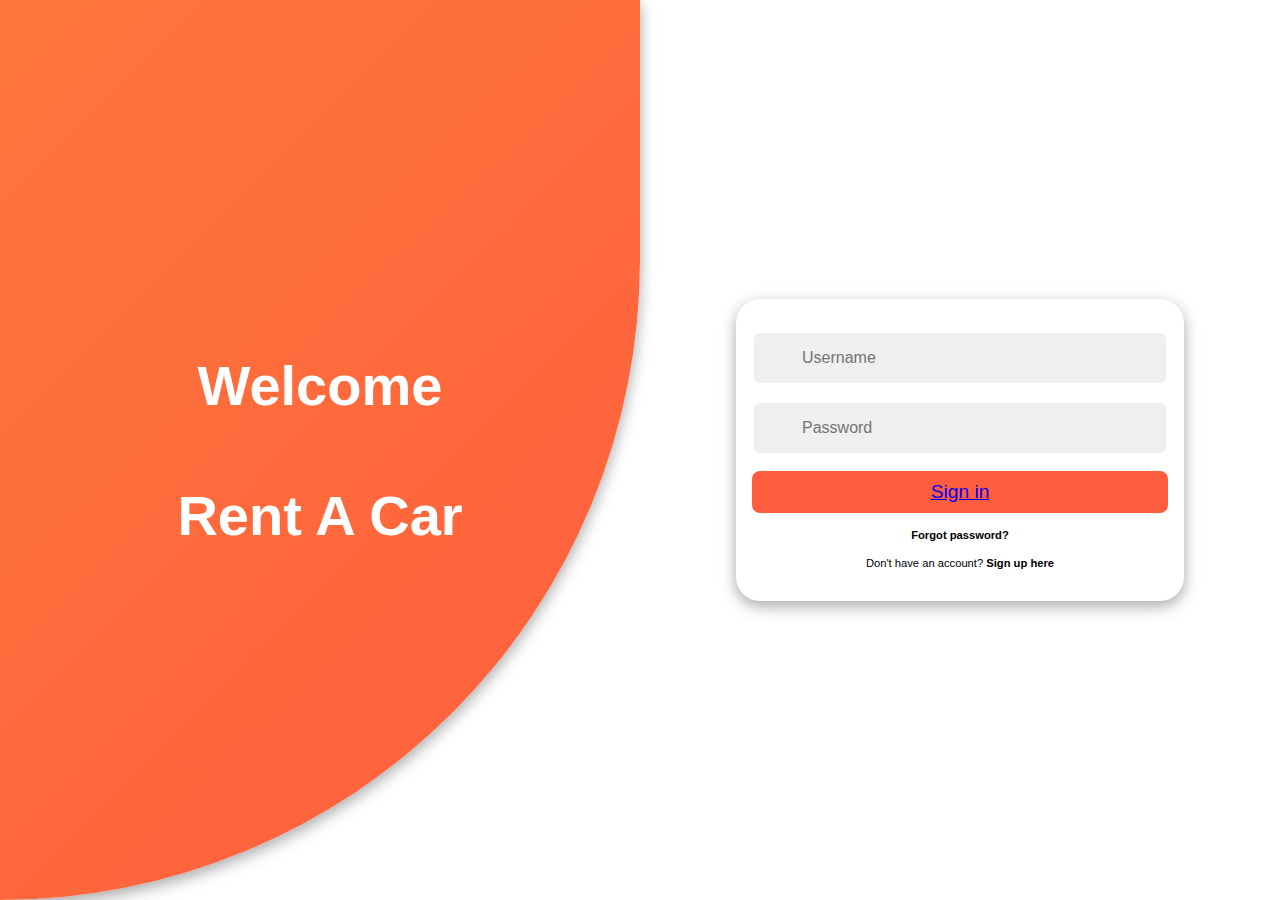
<file: sign_in.html>
<!DOCTYPE html>
<html>
<head>
	<title>sign-in</title>
	<link rel="stylesheet" type="text/css" href="style1.css">
<!-- <link href="https://fonts.googleapis.com/css2?family=Jost:wght@500&display=swap" rel="stylesheet"> -->
</head>
<body>
	<!-- <div class="main">  	
		<input type="checkbox" id="chk" aria-hidden="true">

			<div class="signup">
				<form>
					<label for="chk" aria-hidden="true">Sign up</label>
					<input type="text" name="txt" placeholder="User name" required="">
					<input type="email" name="email" placeholder="Email" required="">
					<input type="password" name="pswd" placeholder="Password" required="">
					<button>Sign up</button>
				</form>
			</div>

			<div class="login">
				<form>
					<label for="chk" aria-hidden="true">Login</label>
					<input type="email" name="email" placeholder="Email" required="">
					<input type="password" name="pswd" placeholder="Password" required="">
					<button>Login</button>
				</form>
			</div>
	</div> -->


<div id="container" class="container">
    <!-- FORM SECTION -->
    <div class="row">
        <!-- SIGN UP -->
        <div class="col align-items-center flex-col sign-up">
            <div class="form-wrapper align-items-center">
                <div class="form sign-up">
                    <div class="input-group">
                        <i class='bx bxs-user'></i>
                        <input type="text" placeholder="Username">
                    </div>
                    <div class="input-group">
                        <i class='bx bx-mail-send'></i>
                        <input type="email" placeholder="Email">
                    </div>
                    <div class="input-group">
                        <i class='bx bxs-lock-alt'></i>
                        <input type="password" placeholder="Password">
                    </div>
                    <div class="input-group">
                        <i class='bx bxs-lock-alt'></i>
                        <input type="password" placeholder="Confirm password">
                    </div>
                    <button>
                        Sign up
                    </button>
                    <p>
                        <span>
                            Already have an account?
                        </span>
                        <b onclick="toggle()" class="pointer">
                            Sign in here
                        </b>
                    </p>
                </div>
            </div>
        
        </div>
        <!-- END SIGN UP -->
        <!-- SIGN IN -->
        <div class="col align-items-center flex-col sign-in">
            <div class="form-wrapper align-items-center">
                <div class="form sign-in">
                    <div class="input-group" name="f" method="post" action="login1.php">
                        <i class='bx bxs-user'></i>
                        <input type="text" name="user" placeholder="Username">
                    </div>
                    <div class="input-group">
                        <i class='bx bxs-lock-alt'></i>
                        <input type="password" name="pass"  placeholder="Password">
                    </div>
                    <button>
                        <a href="#" class="btn">Sign in</a>
                    </button>
                    <p>
                        <b>
                            Forgot password?
                        </b>
                    </p>
                    <p>
                        <span>
                            Don't have an account?
                        </span>
                        <b onclick="toggle()" class="pointer">
                            Sign up here
                        </b>
                    </p>
                </div>
            </div>
            <div class="form-wrapper">
    
            </div>
        </div>
        <!-- END SIGN IN -->
    </div>
    <!-- END FORM SECTION -->
    <!-- CONTENT SECTION -->
    <div class="row content-row">
        <!-- SIGN IN CONTENT -->
        <div class="col align-items-center flex-col">
            <div class="text sign-in">
                <h2>
                    Welcome <br> <br> Rent A Car
                </h2>

            </div>
            <div class="img sign-in">
    
            </div>
        </div>
        <!-- END SIGN IN CONTENT -->
        <!-- SIGN UP CONTENT -->
        <div class="col align-items-center flex-col">
            <div class="img sign-up">
            
            </div>
            <div class="text sign-up">
                <h2>
                    Join with us for <br> best offers
                </h2>

            </div>
        </div>
        <!-- END SIGN UP CONTENT -->
    </div>
    <!-- END CONTENT SECTION -->
</div>

<!--Link To JS-->
<script src="main.js"></script>
</body>
</html>
</file>
<file: style1.css>
/* body{
	margin: 0;
	padding: 0;
	display: flex;
	justify-content: center;
	align-items: center;
	min-height: 100vh;
	font-family: 'Jost', sans-serif;
	background: linear-gradient(to bottom, #fd8a75, #ffac38, #fd6145);
}
.main{
	width: 350px;
	height: 500px;
	background: red;
	overflow: hidden;
	background: url("https://doc-08-2c-docs.googleusercontent.com/docs/securesc/68c90smiglihng9534mvqmq1946dmis5/fo0picsp1nhiucmc0l25s29respgpr4j/1631524275000/03522360960922298374/03522360960922298374/1Sx0jhdpEpnNIydS4rnN4kHSJtU1EyWka?e=view&authuser=0&nonce=gcrocepgbb17m&user=03522360960922298374&hash=tfhgbs86ka6divo3llbvp93mg4csvb38") no-repeat center/ cover;
	border-radius: 10px;
	box-shadow: 5px 20px 50px #000;
}
#chk{
	display: none;
}
.signup{
	position: relative;
	width:100%;
	height: 100%;
}
label{
	color: #fff;
	font-size: 2.3em;
	justify-content: center;
	display: flex;
	margin: 60px;
	font-weight: bold;
	cursor: pointer;
	transition: .5s ease-in-out;
}
input{
	width: 60%;
	height: 20px;
	background: #e0dede;
	justify-content: center;
	display: flex;
	margin: 20px auto;
	padding: 10px;
	border: none;
	outline: none;
	border-radius: 5px;
}
button{
	width: 60%;
	height: 40px;
	margin: 10px auto;
	justify-content: center;
	display: block;
	color: #fff;
	background: #474fa0;
	font-size: 1em;
	font-weight: bold;
	margin-top: 20px;
	outline: none;
	border: none;
	border-radius: 5px;
	transition: .2s ease-in;
	cursor: pointer;
}
button:hover{
	background: #fe5d3d;
}
.login{
	height: 460px;
	background: #eee;
	border-radius: 60% / 10%;
	transform: translateY(-180px);
	transition: .8s ease-in-out;
}
.login label{
	color: #fe5d3d;
	transform: scale(.6);
}

#chk:checked ~ .login{
	transform: translateY(-500px);
}
#chk:checked ~ .login label{
	transform: scale(1);	
}
#chk:checked ~ .signup label{
	transform: scale(.6);
} */

:root {
    --primary-color: #fe5d3d;
    --secondary-color: #ffac38;
    --black: #000000;
    --white: #ffffff;
    --gray: #efefef;
    --gray-2: #757575;

    --facebook-color: #4267B2;
    --google-color: #DB4437;
    --twitter-color: #1DA1F2;
    --insta-color: #E1306C;
}

@import url('https://fonts.googleapis.com/css2?family=Poppins:wght@200;300;400;500;600&display=swap');

* {
    font-family: 'Poppins', sans-serif;
    margin: 0;
    padding: 0;
    box-sizing: border-box;
}

html,
body {
    height: 100vh;
    overflow: hidden;
}

.container {
    position: relative;
    min-height: 100vh;
    overflow: hidden;
}

.row {
    display: flex;
    flex-wrap: wrap;
    height: 100vh;
}

.col {
    width: 50%;
}

.align-items-center {
    display: flex;
    align-items: center;
    justify-content: center;
    text-align: center;
}

.form-wrapper {
    width: 100%;
    max-width: 28rem;
}

.form {
    padding: 1rem;
    background-color: var(--white);
    border-radius: 1.5rem;
    width: 100%;
    box-shadow: rgba(0, 0, 0, 0.35) 0px 5px 15px;
    transform: scale(0);
    transition: .5s ease-in-out;
    transition-delay: 1s;
}

.input-group {
    position: relative;
    width: 100%;
    margin: 1rem 0;
}

.input-group i {
    position: absolute;
    top: 50%;
    left: 1rem;
    transform: translateY(-50%);
    font-size: 1.4rem;
    color: var(--gray-2);
}

.input-group input {
    width: 100%;
    padding: 1rem 3rem;
    font-size: 1rem;
    background-color: var(--gray);
    border-radius: .5rem;
    border: 0.125rem solid var(--white);
    outline: none;
}

.input-group input:focus {
    border: 0.125rem solid var(--primary-color);
}

.form button {
    cursor: pointer;
    width: 100%;
    padding: .6rem 0;
    border-radius: .5rem;
    border: none;
    background-color: var(--primary-color);
    color: var(--white);
    font-size: 1.2rem;
    outline: none;
}

.form p {
    margin: 1rem 0;
    font-size: .7rem;
}

.flex-col {
    flex-direction: column;
}

.social-list {
    margin: 2rem 0;
    padding: 1rem;
    border-radius: 1.5rem;
    width: 100%;
    box-shadow: rgba(0, 0, 0, 0.35) 0px 5px 15px;
    transform: scale(0);
    transition: .5s ease-in-out;
    transition-delay: 1.2s;
}

.social-list>div {
    color: var(--white);
    margin: 0 .5rem;
    padding: .7rem;
    cursor: pointer;
    border-radius: .5rem;
    cursor: pointer;
    transform: scale(0);
    transition: .5s ease-in-out;
}

.social-list>div:nth-child(1) {
    transition-delay: 1.4s;
}

.social-list>div:nth-child(2) {
    transition-delay: 1.6s;
}

.social-list>div:nth-child(3) {
    transition-delay: 1.8s;
}

.social-list>div:nth-child(4) {
    transition-delay: 2s;
}

.social-list>div>i {
    font-size: 1.5rem;
    transition: .4s ease-in-out;
}

.social-list>div:hover i {
    transform: scale(1.5);
}

.facebook-bg {
    background-color: var(--facebook-color);
}

.google-bg {
    background-color: var(--google-color);
}

.twitter-bg {
    background-color: var(--twitter-color);
}

.insta-bg {
    background-color: var(--insta-color);
}

.pointer {
    cursor: pointer;
}

.container.sign-in .form.sign-in,
.container.sign-in .social-list.sign-in,
.container.sign-in .social-list.sign-in>div,
.container.sign-up .form.sign-up,
.container.sign-up .social-list.sign-up,
.container.sign-up .social-list.sign-up>div {
    transform: scale(1);
}

.content-row {
    position: absolute;
    top: 0;
    left: 0;
    pointer-events: none;
    z-index: 6;
    width: 100%;
}

.text {
    margin: 4rem;
    color: var(--white);
}

.text h2 {
    font-size: 3.5rem;
    font-weight: 800;
    margin: 2rem 0;
    transition: 1s ease-in-out;
}

.text p {
    font-weight: 600;
    transition: 1s ease-in-out;
    transition-delay: .2s;
}

.img img {
    width: 30vw;
    transition: 1s ease-in-out;
    transition-delay: .4s;
}

.text.sign-in h2,
.text.sign-in p,
.img.sign-in img {
    transform: translateX(-250%);
}

.text.sign-up h2,
.text.sign-up p,
.img.sign-up img {
    transform: translateX(250%);
}

.container.sign-in .text.sign-in h2,
.container.sign-in .text.sign-in p,
.container.sign-in .img.sign-in img,
.container.sign-up .text.sign-up h2,
.container.sign-up .text.sign-up p,
.container.sign-up .img.sign-up img {
    transform: translateX(0);
}

/* BACKGROUND */

.container::before {
    content: "";
    position: absolute;
    top: 0;
    right: 0;
    height: 100vh;
    width: 300vw;
    transform: translate(35%, 0);
    background-image: linear-gradient(-45deg, var(--primary-color) 0%, var(--secondary-color) 100%);
    transition: 1s ease-in-out;
    z-index: 6;
    box-shadow: rgba(0, 0, 0, 0.35) 0px 5px 15px;
    border-bottom-right-radius: max(50vw, 50vh);
    border-top-left-radius: max(50vw, 50vh);
}

.container.sign-in::before {
    transform: translate(0, 0);
    right: 50%;
}

.container.sign-up::before {
    transform: translate(100%, 0);
    right: 50%;
}

/* RESPONSIVE */

@media only screen and (max-width: 425px) {

    .container::before,
    .container.sign-in::before,
    .container.sign-up::before {
        height: 100vh;
        border-bottom-right-radius: 0;
        border-top-left-radius: 0;
        z-index: 0;
        transform: none;
        right: 0;
    }

    /* .container.sign-in .col.sign-up {
        transform: translateY(100%);
    } */

    .container.sign-in .col.sign-in,
    .container.sign-up .col.sign-up {
        transform: translateY(0);
    }

    .content-row {
        align-items: flex-start !important;
    }

    .content-row .col {
        transform: translateY(0);
        background-color: unset;
    }

    .col {
        width: 100%;
        position: absolute;
        padding: 2rem;
        background-color: var(--white);
        border-top-left-radius: 2rem;
        border-top-right-radius: 2rem;
        transform: translateY(100%);
        transition: 1s ease-in-out;
    }

    .row {
        align-items: flex-end;
        justify-content: flex-end;
    }

    .form,
    .social-list {
        box-shadow: none;
        margin: 0;
        padding: 0;
    }

    .text {
        margin: 0;
    }

    .text p {
        display: none;
    }

    .text h2 {
        margin: .5rem;
        font-size: 2rem;
    }
}
</file>
